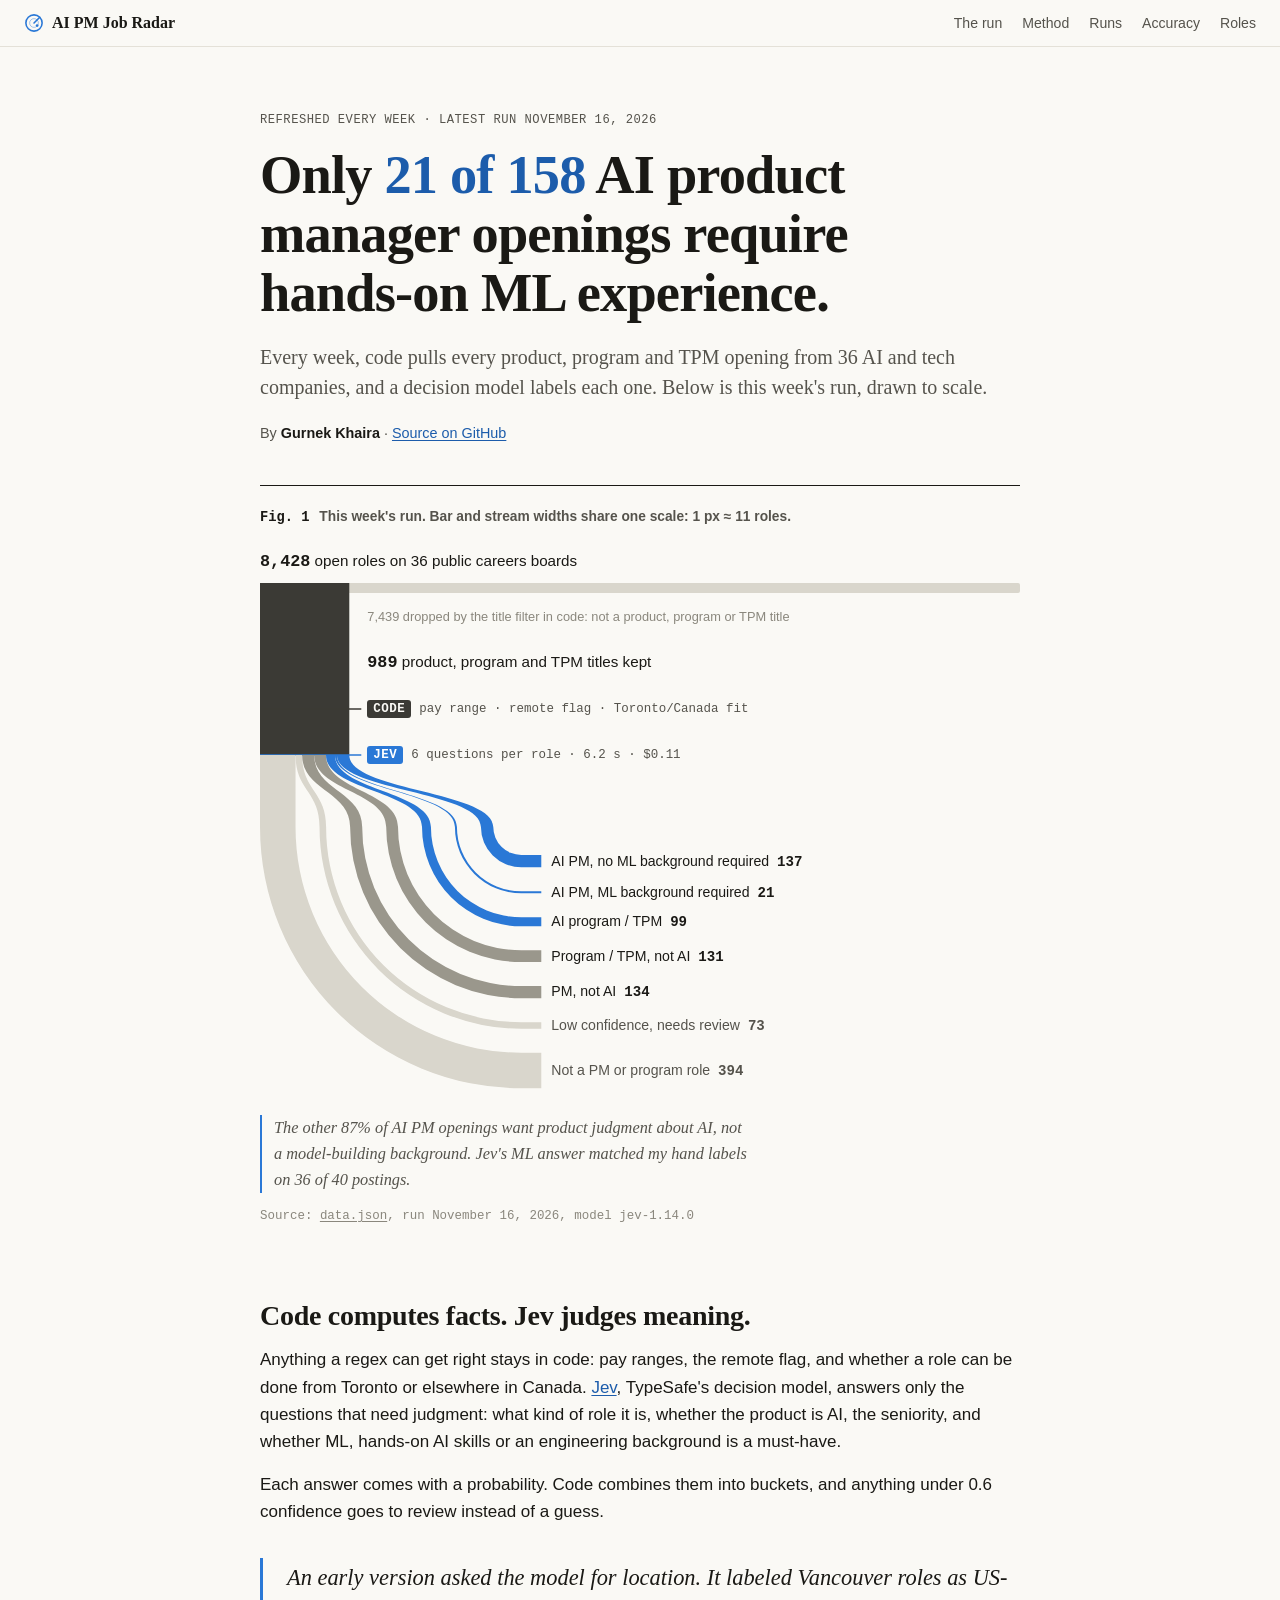
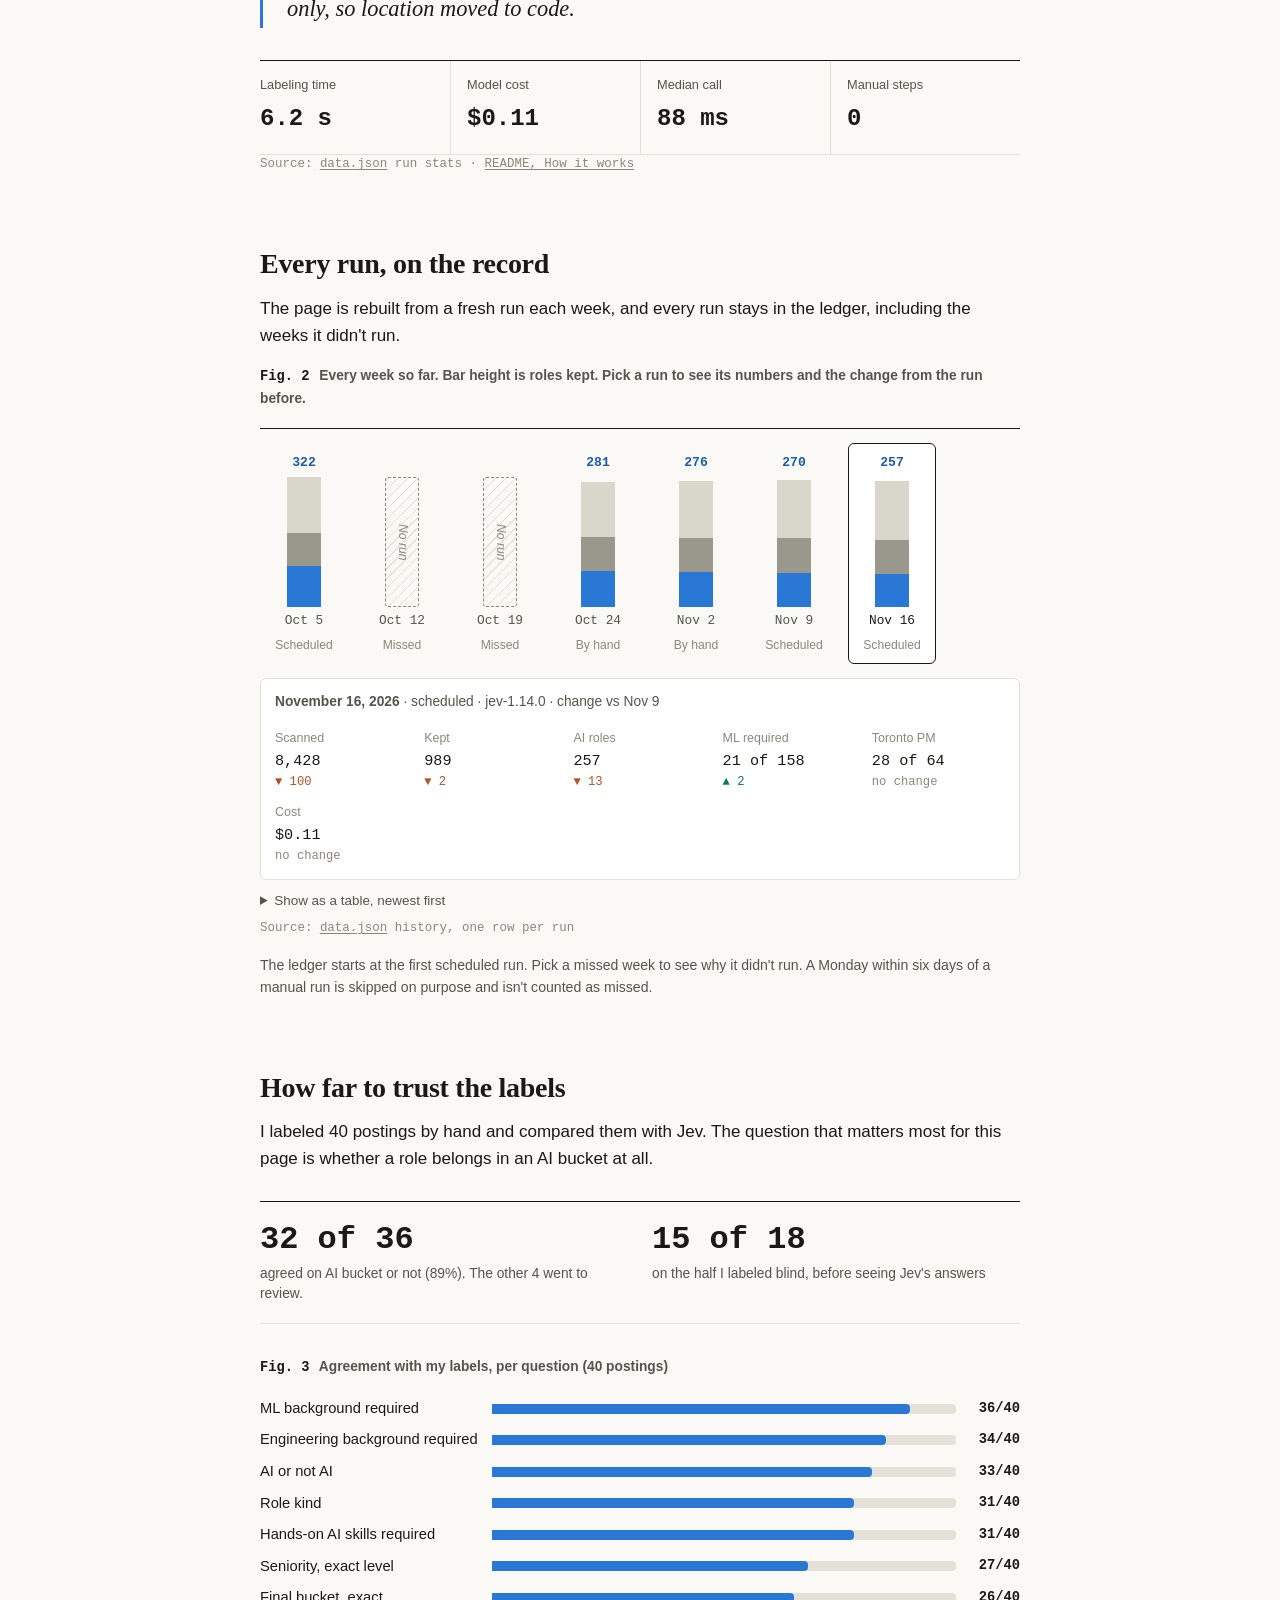
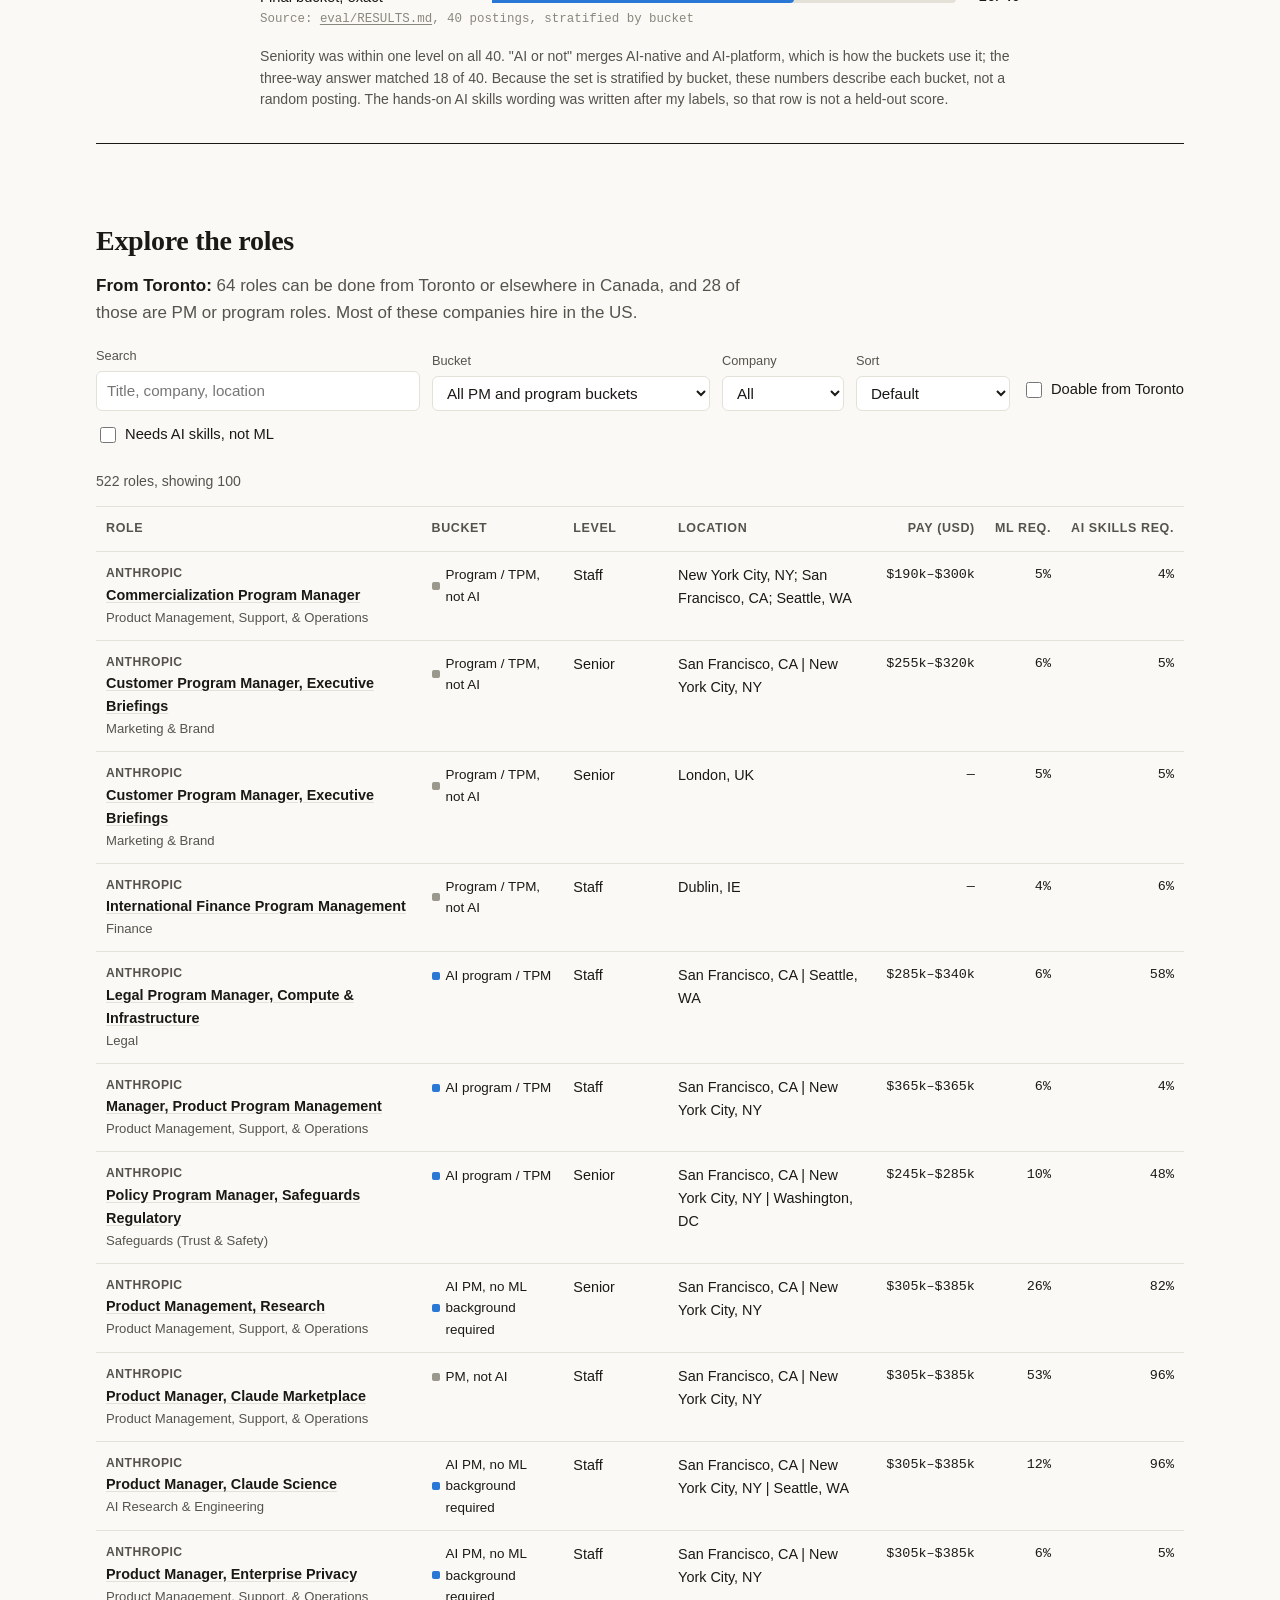
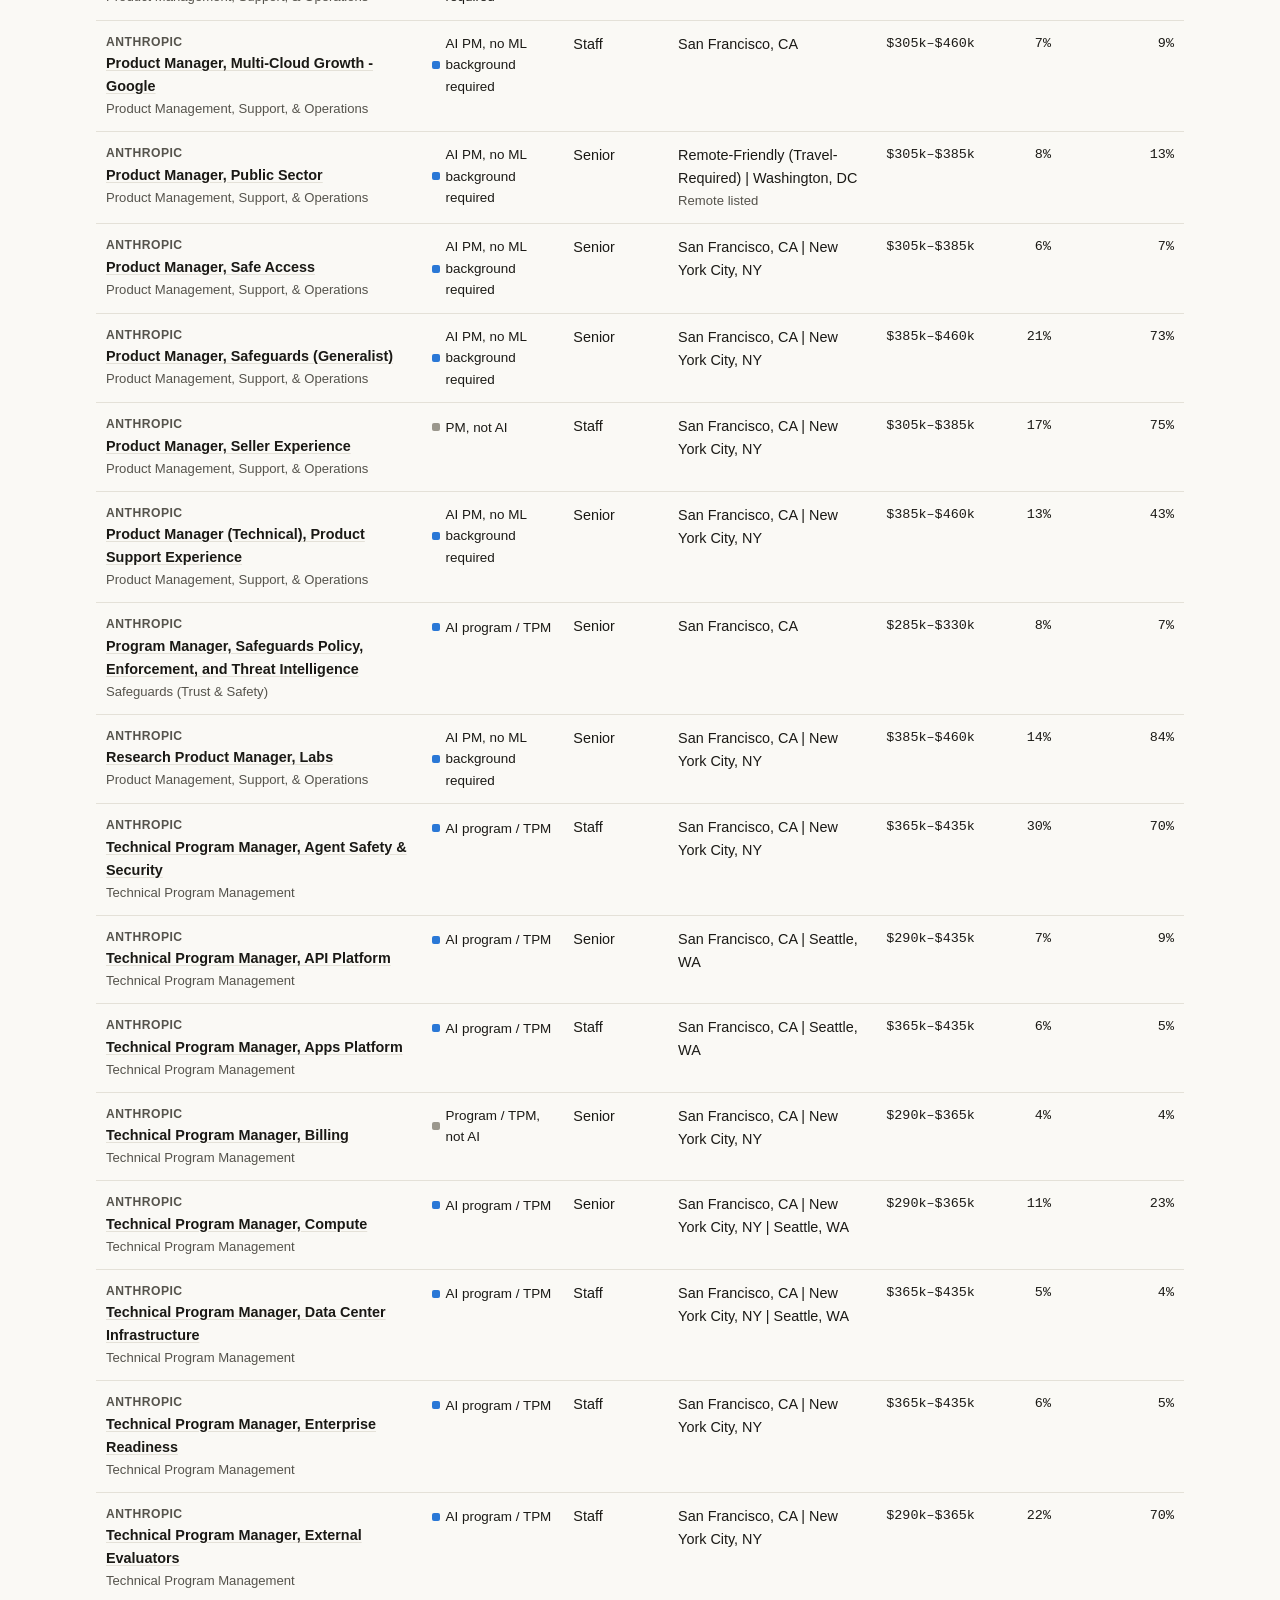
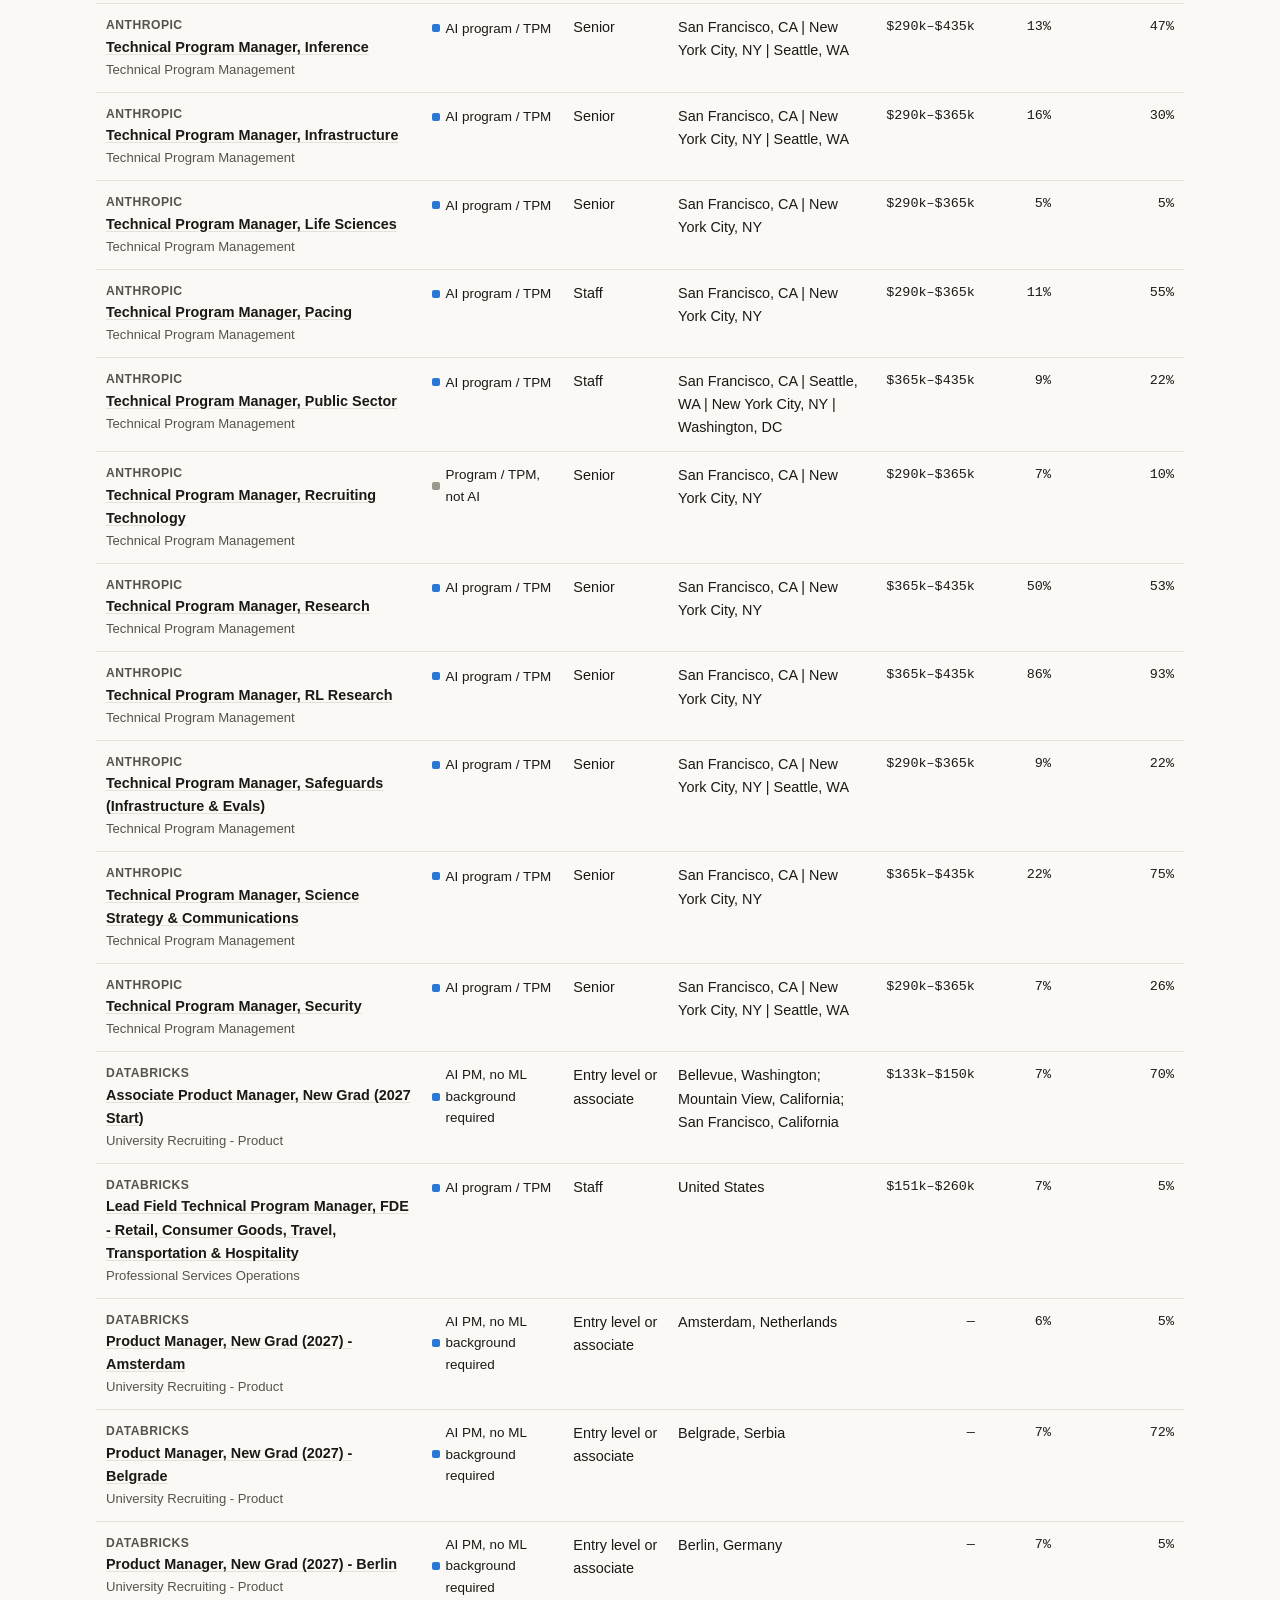
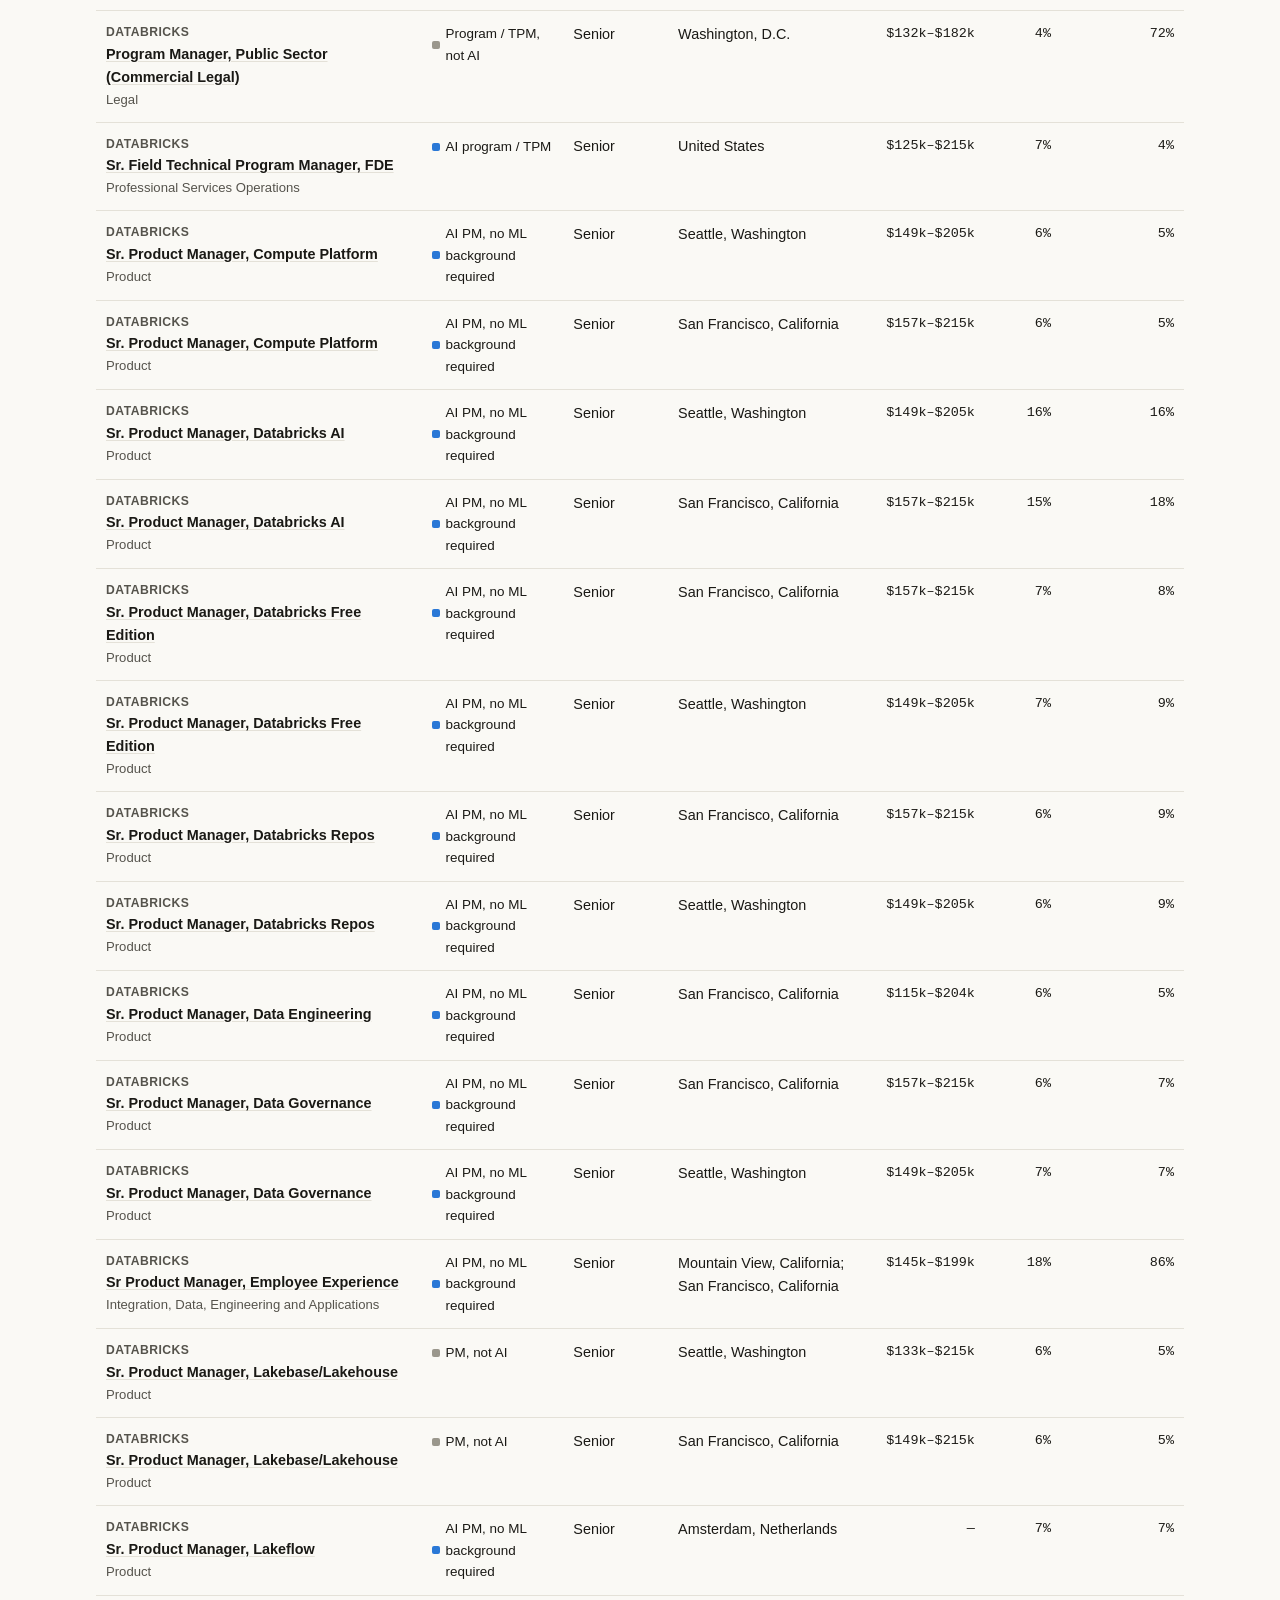
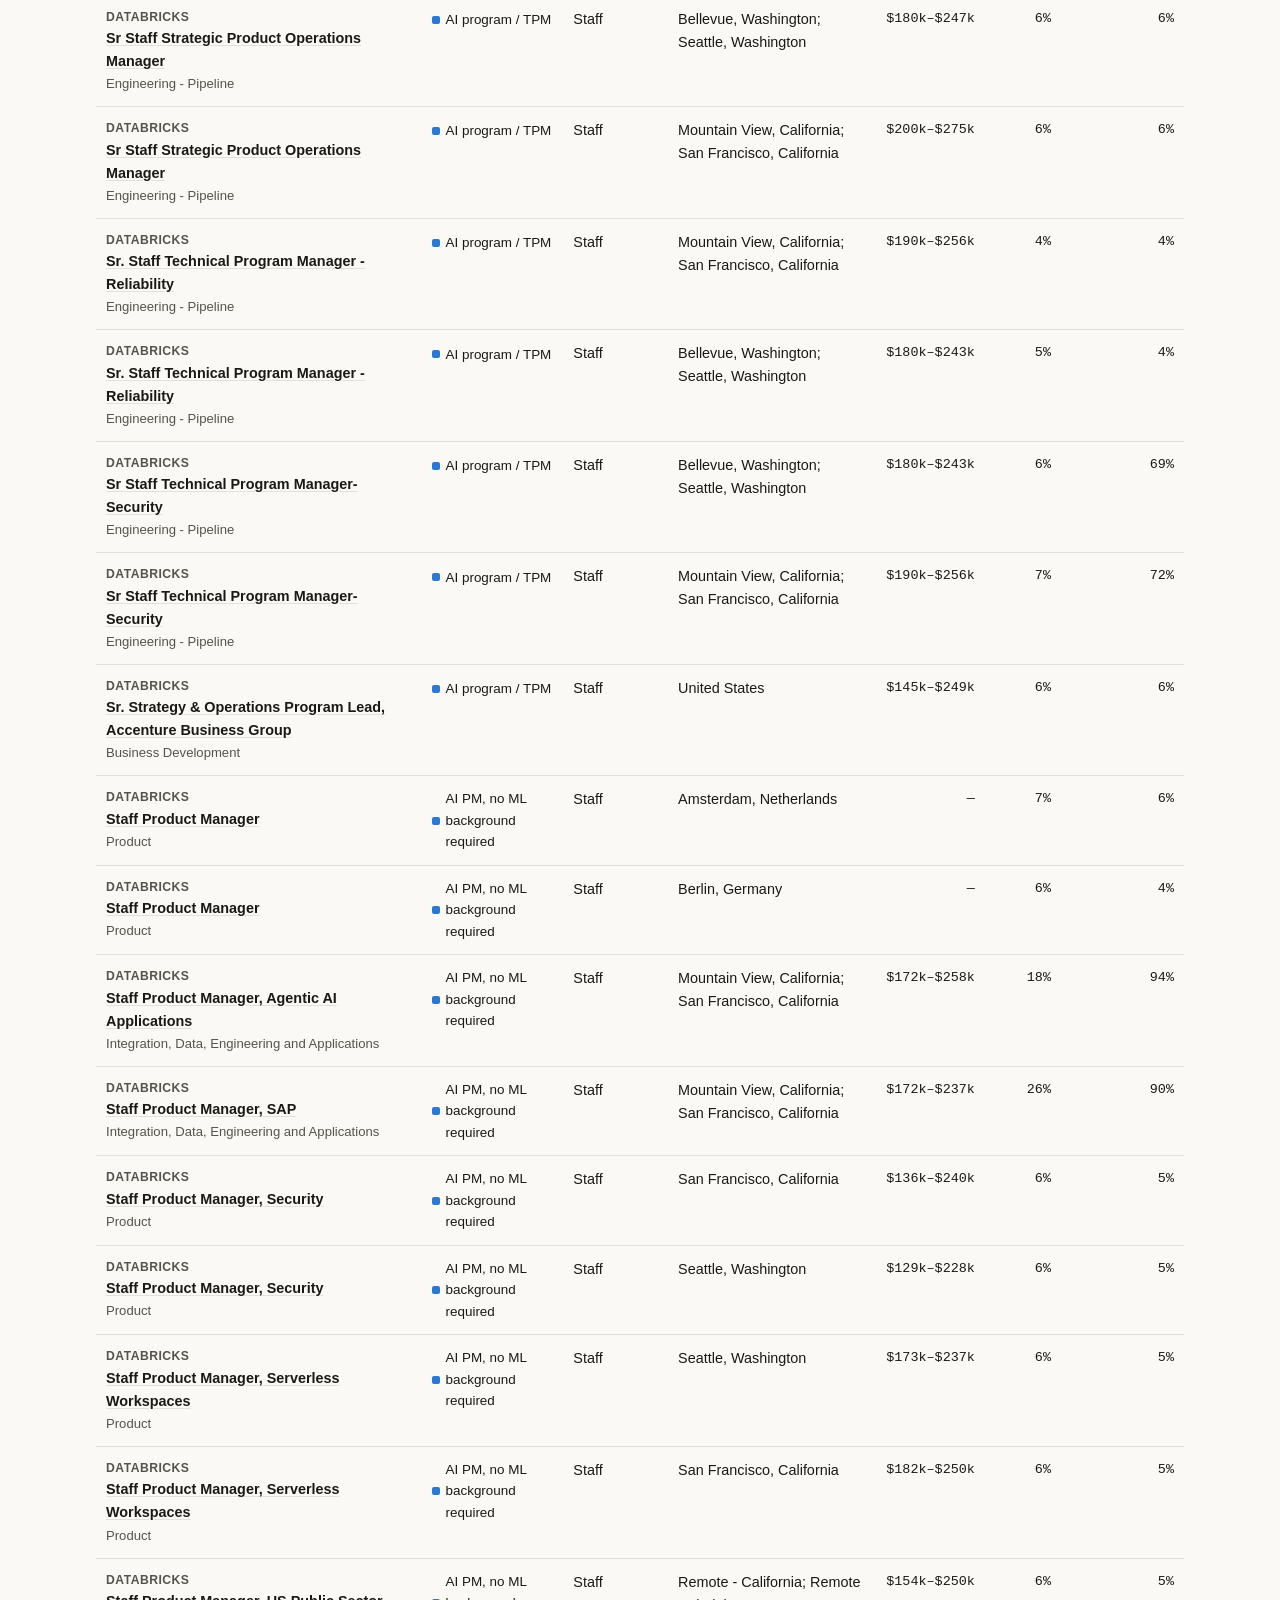
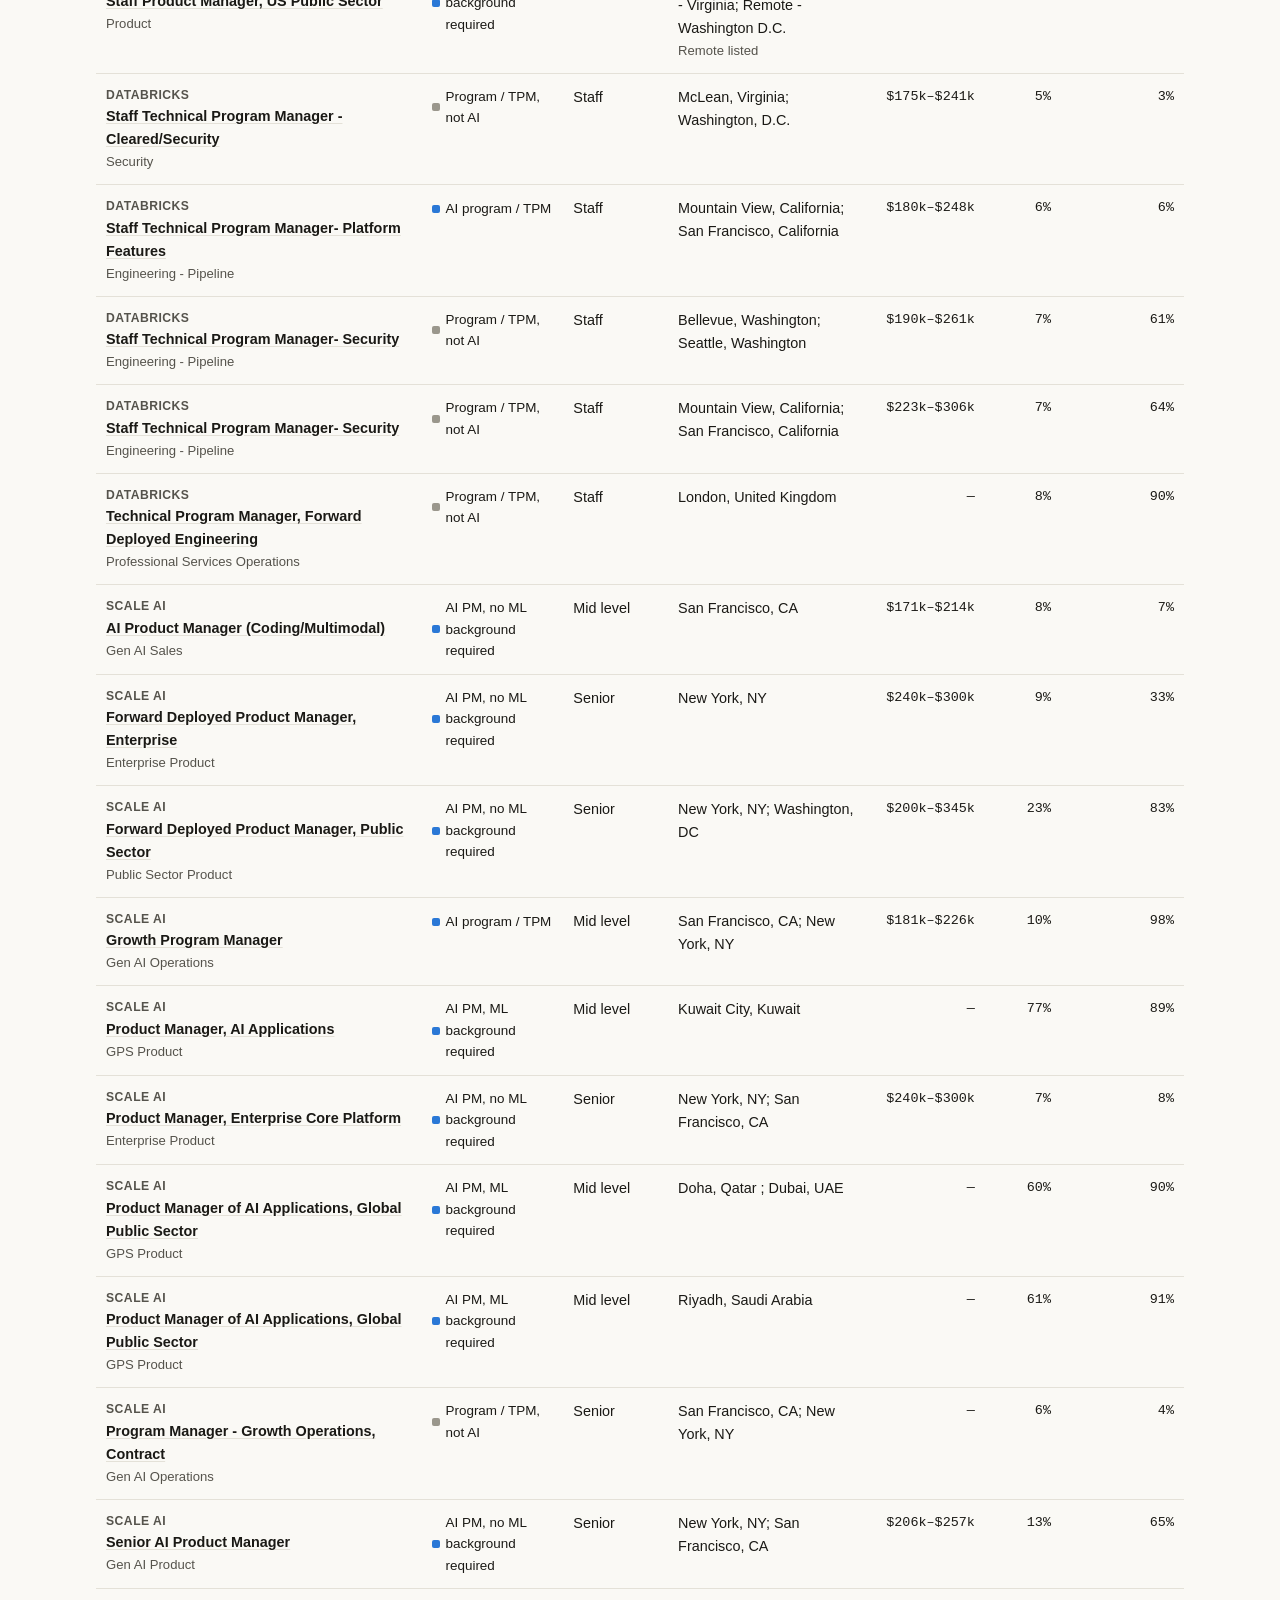
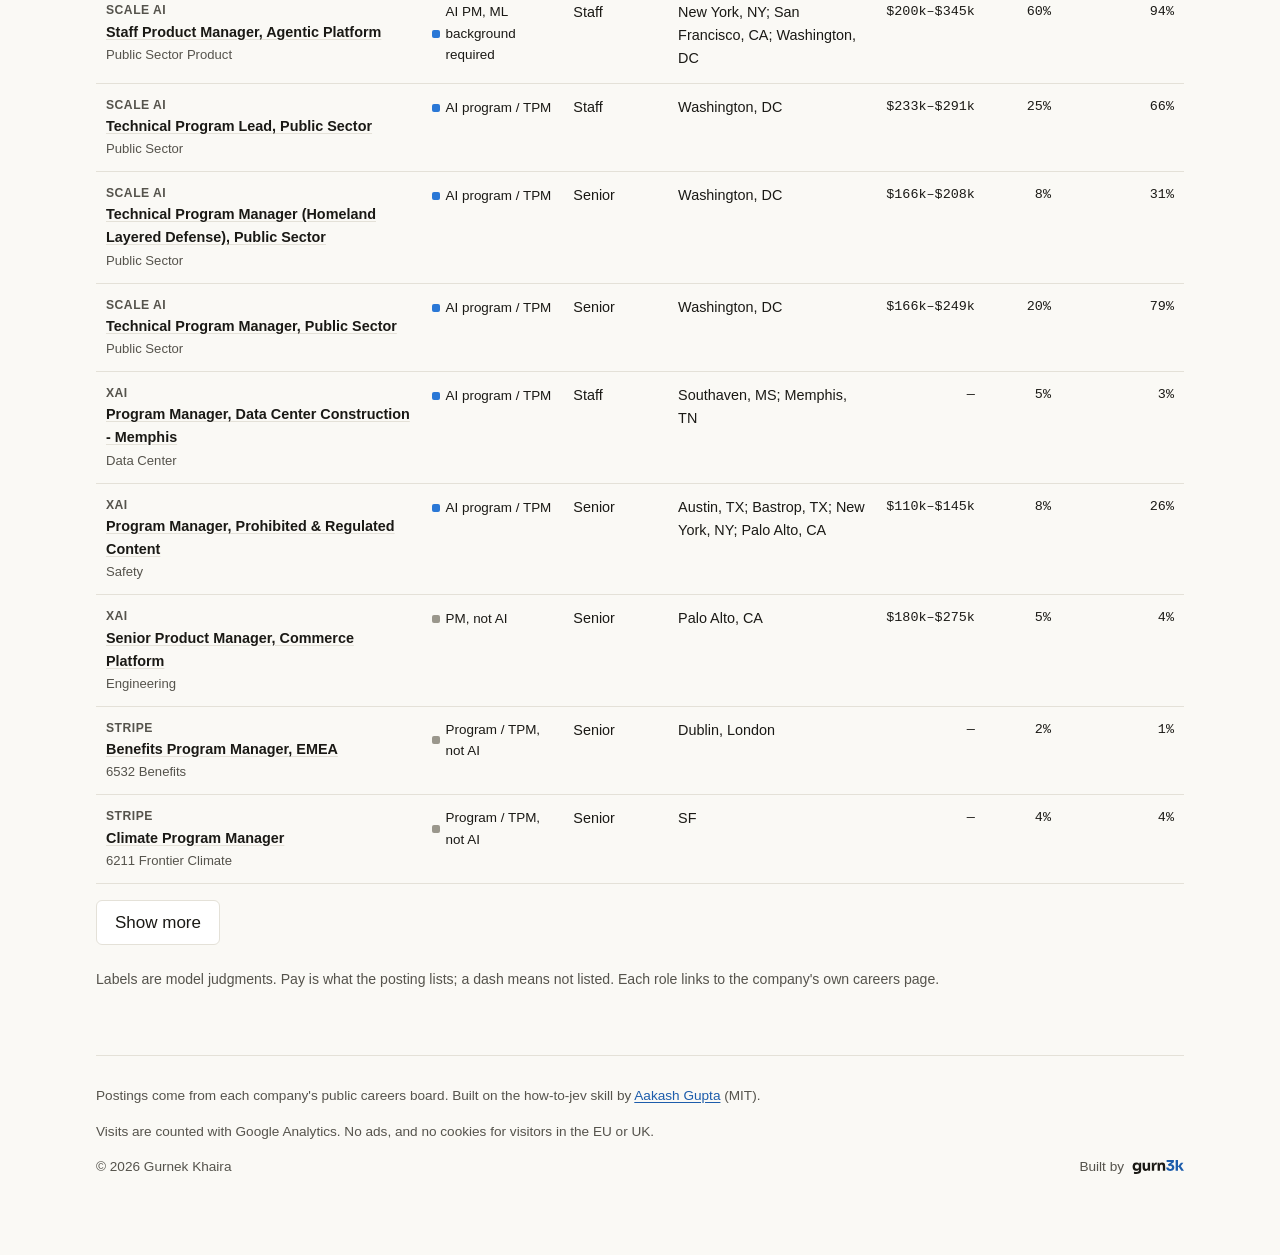
<file: site/index.html>
<!doctype html>
<html lang="en">
<head>
<meta charset="utf-8">
<meta name="viewport" content="width=device-width, initial-scale=1">
<title>AI PM Job Radar</title>
<meta name="description" content="Every product, program and TPM opening at 36 AI and tech companies, labeled by Jev in 15 seconds for 11 cents.">
<meta property="og:title" content="AI PM Job Radar">
<meta property="og:description" content="Every product, program and TPM opening at 36 AI and tech companies, labeled by Jev in 15 seconds for 11 cents.">
<meta name="author" content="Gurnek Khaira">
<link rel="canonical" href="https://ai-pm-job-radar.vercel.app/">
<meta property="og:type" content="website">
<meta property="og:site_name" content="AI PM Job Radar">
<meta property="og:url" content="https://ai-pm-job-radar.vercel.app/">
<meta property="og:image" content="https://ai-pm-job-radar.vercel.app/share.png">
<meta property="og:image:width" content="1200">
<meta property="og:image:height" content="630">
<meta property="og:image:alt" content="AI PM Job Radar. Which AI product manager openings require hands-on ML experience? Every product, program and TPM opening at 36 AI and tech companies, labeled each week. By Gurnek Khaira.">
<meta name="twitter:card" content="summary_large_image">
<link rel="icon" href="data:image/svg+xml,%3Csvg xmlns='http://www.w3.org/2000/svg' viewBox='0 0 32 32'%3E%3Ccircle cx='16' cy='16' r='13' fill='none' stroke='%232a78d6' stroke-width='2.5'/%3E%3Ccircle cx='16' cy='16' r='7' fill='none' stroke='%232a78d6' stroke-width='1.5' opacity='.5'/%3E%3Cpath d='M16 16 L25.2 6.8' stroke='%232a78d6' stroke-width='2.5' stroke-linecap='round'/%3E%3Ccircle cx='21' cy='20' r='2.2' fill='%232a78d6'/%3E%3C/svg%3E">
<link rel="stylesheet" href="style.css">
<script src="analytics.js" defer></script>
<script src="app.js" defer></script>
</head>
<body>
<nav class="topbar" aria-label="Sections">
  <a class="brand" href="#top">
    <svg class="mark" viewBox="0 0 32 32" aria-hidden="true"><circle cx="16" cy="16" r="13" fill="none" stroke="currentColor" stroke-width="2.5"/><circle cx="16" cy="16" r="7" fill="none" stroke="currentColor" stroke-width="1.5" opacity=".45"/><path d="M16 16 L25.2 6.8" stroke="currentColor" stroke-width="2.5" stroke-linecap="round"/><circle cx="21" cy="20" r="2.2" fill="currentColor"/></svg>
    AI PM Job Radar
  </a>
  <span class="links"><a href="#run">The run</a><a href="#method">Method</a><a href="#runs">Runs</a><a href="#accuracy">Accuracy</a><a href="#roles">Roles</a></span>
</nav>

<main id="top">
  <header class="masthead">
    <p class="kicker">Refreshed every week · Latest run <span data-run="date">—</span></p>
    <h1 id="headline">Most AI product manager roles want judgment about AI, not a model-building background.</h1>
    <p class="dek">Every week, code pulls every product, program and TPM opening from <span data-run="boards">36</span> AI and tech companies, and a decision model labels each one. Below is this week's run, drawn to scale.</p>
    <p class="byline">By <strong>Gurnek Khaira</strong> · <a href="https://github.com/gurn3k/ai-pm-job-radar">Source on GitHub</a></p>
  </header>

  <figure id="run" class="sorting" aria-labelledby="flow-cap">
    <figcaption id="flow-cap" class="fig-title"><span class="fig-n">Fig. 1</span> This week's run. Bar and stream widths share one scale: 1 px ≈ <span id="flow-scale">—</span> roles.</figcaption>
    <div id="flow" class="flow-box"><p class="flow-loading">Loading the latest run…</p></div>
    <p id="flow-note" class="annotation"></p>
    <p class="src">Source: <a href="data.json">data.json</a>, run <span data-run="date">—</span>, model <span data-run="model">—</span></p>
  </figure>

  <article class="story">
    <section id="method" aria-labelledby="method-h">
      <h2 id="method-h">Code computes facts. Jev judges meaning.</h2>
      <p>Anything a regex can get right stays in code: pay ranges, the remote flag, and whether a role can be done from Toronto or elsewhere in Canada. <a href="https://docs.typesafe.ai">Jev</a>, TypeSafe's decision model, answers only the questions that need judgment: what kind of role it is, whether the product is AI, the seniority, and whether ML, hands-on AI skills or an engineering background is a must-have.</p>
      <p>Each answer comes with a probability. Code combines them into buckets, and anything under 0.6 confidence goes to review instead of a guess.</p>
      <blockquote class="pull">An early version asked the model for location. It labeled Vancouver roles as US-only, so location moved to code.</blockquote>
      <dl class="facts">
        <div><dt>Labeling time</dt><dd data-run="seconds">—</dd></div>
        <div><dt>Model cost</dt><dd data-run="cost">—</dd></div>
        <div><dt>Median call</dt><dd data-run="p50">—</dd></div>
        <div><dt>Manual steps</dt><dd>0</dd></div>
      </dl>
      <p class="src">Source: <a href="data.json">data.json</a> run stats · <a href="https://github.com/gurn3k/ai-pm-job-radar#how-it-works">README, How it works</a></p>
    </section>

    <section id="runs" aria-labelledby="runs-h" hidden>
      <h2 id="runs-h">Every run, on the record</h2>
      <p>The page is rebuilt from a fresh run each week, and every run stays in the ledger, including the weeks it didn't run.</p>
      <figure aria-labelledby="ledger-cap">
        <figcaption id="ledger-cap" class="fig-title"><span class="fig-n">Fig. 2</span> Every week so far. Bar height is roles kept. Pick a run to see its numbers and the change from the run before.</figcaption>
        <div class="weeks-wrap"><div id="weeks" class="weeks" role="group" aria-label="Runs by week"></div></div>
        <div id="week-detail" class="week-detail" aria-live="polite"></div>
        <details class="ledger-table"><summary>Show as a table, newest first</summary>
        <table id="ledger" class="ledger">
          <thead><tr>
            <th scope="col">Run</th>
            <th scope="col" class="r wide">Scanned</th>
            <th scope="col" class="r wide" title="Product, program and TPM titles kept by the title filter and labeled by Jev">Kept</th>
            <th scope="col" class="r" title="Roles in the three AI buckets">AI roles</th>
            <th scope="col" class="r" title="AI PM roles that require an ML background, of all AI PM roles">ML req.</th>
            <th scope="col" class="r" title="PM or program roles doable from Toronto or elsewhere in Canada, of all roles doable from Canada">Toronto</th>
            <th scope="col" class="r wide">Time</th>
            <th scope="col" class="r wide">Cost</th>
          </tr></thead>
          <tbody id="ledger-rows"></tbody>
        </table>
        </details>
        <p class="src">Source: <a href="data.json">data.json</a> history, one row per run</p>
      </figure>
      <p class="note">The ledger starts at the first scheduled run. Pick a missed week to see why it didn't run. A Monday within six days of a manual run is skipped on purpose and isn't counted as missed.</p>
    </section>

    <section id="accuracy" aria-labelledby="accuracy-h">
      <h2 id="accuracy-h">How far to trust the labels</h2>
      <p>I labeled 40 postings by hand and compared them with Jev. The question that matters most for this page is whether a role belongs in an AI bucket at all.</p>
      <div class="eval-hero">
        <div><span class="big">32 of 36</span><span class="cap">agreed on AI bucket or not (89%). The other 4 went to review.</span></div>
        <div><span class="big">15 of 18</span><span class="cap">on the half I labeled blind, before seeing Jev's answers</span></div>
      </div>
      <figure class="eval-chart" aria-labelledby="eval-cap">
        <figcaption id="eval-cap" class="fig-title"><span class="fig-n">Fig. 3</span> Agreement with my labels, per question (40 postings)</figcaption>
        <div class="ebars">
          <div class="erow"><span>ML background required</span><span class="track"><span class="fill" data-v="90"></span></span><b>36/40</b></div>
          <div class="erow"><span>Engineering background required</span><span class="track"><span class="fill" data-v="85"></span></span><b>34/40</b></div>
          <div class="erow"><span>AI or not AI</span><span class="track"><span class="fill" data-v="82"></span></span><b>33/40</b></div>
          <div class="erow"><span>Role kind</span><span class="track"><span class="fill" data-v="78"></span></span><b>31/40</b></div>
          <div class="erow"><span>Hands-on AI skills required</span><span class="track"><span class="fill" data-v="78"></span></span><b>31/40</b></div>
          <div class="erow"><span>Seniority, exact level</span><span class="track"><span class="fill" data-v="68"></span></span><b>27/40</b></div>
          <div class="erow"><span>Final bucket, exact</span><span class="track"><span class="fill" data-v="65"></span></span><b>26/40</b></div>
        </div>
        <p class="src">Source: <a href="https://github.com/gurn3k/ai-pm-job-radar/blob/main/eval/RESULTS.md">eval/RESULTS.md</a>, 40 postings, stratified by bucket</p>
      </figure>
      <p class="note">Seniority was within one level on all 40. "AI or not" merges AI-native and AI-platform, which is how the buckets use it; the three-way answer matched 18 of 40. Because the set is stratified by bucket, these numbers describe each bucket, not a random posting. The hands-on AI skills wording was written after my labels, so that row is not a held-out score.</p>
    </section>
  </article>

  <section id="roles" class="explorer" aria-labelledby="roles-h">
    <h2 id="roles-h">Explore the roles</h2>
    <p id="toronto-note" class="lead-in"></p>
    <form id="filters" class="filters" role="search">
      <label class="grow">Search <input id="q" type="search" placeholder="Title, company, location" autocomplete="off"></label>
      <label>Bucket <select id="bucket"><option value="">All PM and program buckets</option><option value="*">Everything</option></select></label>
      <label>Company <select id="company"><option value="">All</option></select></label>
      <label>Sort <select id="sort"><option value="">Default</option><option value="pay">Pay, highest first</option><option value="company">Company A–Z</option></select></label>
      <label class="check"><input id="toronto" type="checkbox"> Doable from Toronto</label>
      <label class="check" title="Hands-on AI skills are a must-have, but an ML background is not"><input id="aiskills" type="checkbox"> Needs AI skills, not ML</label>
    </form>
    <p id="count" class="meta" aria-live="polite"></p>
    <div class="table-wrap">
      <table id="table">
        <thead><tr>
          <th scope="col">Role</th><th scope="col">Bucket</th>
          <th scope="col">Level</th><th scope="col">Location</th><th scope="col" class="r">Pay (USD)</th>
          <th scope="col" class="r" title="Jev's probability that hands-on ML experience is a must-have">ML req.</th>
          <th scope="col" class="r col-ai" title="Jev's probability that hands-on AI skills (building with AI tools or agents, required AI fluency) are a must-have">AI skills req.</th>
        </tr></thead>
        <tbody id="rows"></tbody>
      </table>
    </div>
    <button id="more" type="button" hidden>Show more</button>
    <p class="note">Labels are model judgments. Pay is what the posting lists; a dash means not listed. Each role links to the company's own careers page.</p>
  </section>

  <footer>
    <p>Postings come from each company's public careers board. Built on the how-to-jev skill by <a href="https://www.product-growth.com">Aakash Gupta</a> (MIT).</p>
    <p>Visits are counted with Google Analytics. No ads, and no cookies for visitors in the EU or UK.</p>
    <p class="signature">
      <span>&copy; 2026 Gurnek Khaira</span>
      <span class="maker">Built by <a href="https://www.gurn3k.com" target="_blank" rel="noopener" aria-label="gurn3k"><span class="maker-mark"></span></a></span>
    </p>
  </footer>
</main>
</body>
</html>
</file>
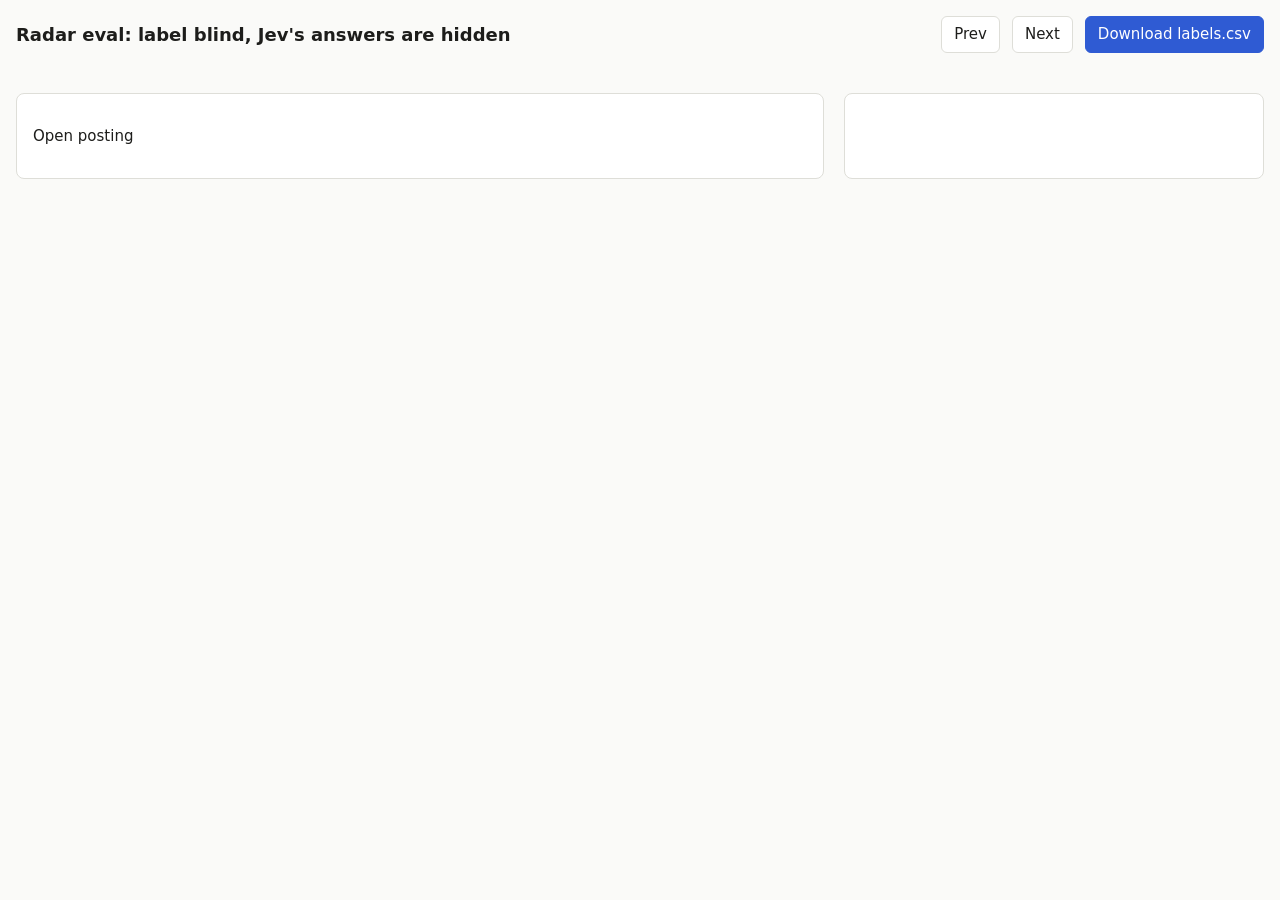
<file: eval/labeler_template.html>
<!doctype html>
<html lang="en">
<head>
<meta charset="utf-8">
<meta name="viewport" content="width=device-width, initial-scale=1">
<title>Radar Eval Labeler</title>
<style>
  :root { --bg:#fafaf8; --fg:#1d1d1b; --muted:#6b6b66; --line:#deded8; --card:#fff; --accent:#2f5bd3; }
  @media (prefers-color-scheme: dark) { :root { --bg:#161615; --fg:#ececea; --muted:#9a9a94; --line:#33332f; --card:#1f1f1d; --accent:#7f9ef0; } }
  * { box-sizing:border-box; }
  body { margin:0; background:var(--bg); color:var(--fg); font:15px/1.5 system-ui, sans-serif; }
  .wrap { display:grid; grid-template-columns:1fr 420px; gap:20px; max-width:1300px; margin:0 auto; padding:16px; }
  @media (max-width:900px) { .wrap { grid-template-columns:1fr; } }
  header { grid-column:1/-1; display:flex; gap:12px; align-items:center; flex-wrap:wrap; }
  header h1 { font-size:18px; margin:0 auto 0 0; }
  button { font:inherit; padding:6px 12px; border:1px solid var(--line); background:var(--card); color:var(--fg); border-radius:6px; cursor:pointer; }
  button.primary { background:var(--accent); color:#fff; border-color:var(--accent); }
  .card { background:var(--card); border:1px solid var(--line); border-radius:8px; padding:16px; }
  .meta { color:var(--muted); font-size:13px; }
  .desc { white-space:pre-wrap; max-height:75vh; overflow:auto; font-size:14px; }
  fieldset { border:none; padding:0; margin:0 0 14px; }
  legend { font-weight:600; margin-bottom:4px; }
  label.opt { display:block; padding:3px 0; font-size:14px; }
  label.opt small { color:var(--muted); display:block; margin-left:22px; }
  textarea { width:100%; font:inherit; background:var(--bg); color:var(--fg); border:1px solid var(--line); border-radius:6px; }
  .dots { display:flex; flex-wrap:wrap; gap:4px; grid-column:1/-1; }
  .dots span { width:22px; height:22px; font-size:11px; display:grid; place-items:center; border-radius:4px; border:1px solid var(--line); cursor:pointer; }
  .dots span.done { background:var(--accent); color:#fff; border-color:var(--accent); }
  .dots span.cur { outline:2px solid var(--fg); }
</style>
</head>
<body>
<div class="wrap">
  <header>
    <h1>Radar eval: label blind, Jev's answers are hidden</h1>
    <span id="count" class="meta"></span>
    <button id="prev">Prev</button><button id="next">Next</button>
    <button id="dl" class="primary">Download labels.csv</button>
  </header>
  <div class="dots" id="dots"></div>
  <div class="card"><h2 id="title" style="margin:0 0 4px;font-size:20px"></h2><div id="meta" class="meta"></div>
    <p><a id="url" target="_blank" rel="noopener">Open posting</a></p><div id="desc" class="desc"></div></div>
  <form class="card" id="form"></form>
</div>
<script>
const ITEMS = /*ITEMS*/[];
const SPEC = /*SPEC*/{};
const KEY = "radar-eval-labels";
const QS = Object.keys(SPEC);
let labels = {};
try { labels = JSON.parse(localStorage.getItem(KEY) || "{}"); } catch (e) {}
let cur = 0;

function options(q) {
  const s = SPEC[q];
  if (s.type === "choice") return Object.entries(s.criteria).map(([v, d]) => [v, v, d]);
  if (s.type === "score") return s.criteria.map((d, i) => [String(i + 1), `${i + 1}. ${d}`, ""]);
  return [["yes", "yes", s.criteria.true], ["no", "no", s.criteria.false]];
}
function done(id) { const l = labels[id]; return l && QS.every(q => l[q]); }
function save() { try { localStorage.setItem(KEY, JSON.stringify(labels)); } catch (e) {} }

function render() {
  const it = ITEMS[cur], l = labels[it.id] || {};
  document.getElementById("title").textContent = `#${it.id} ${it.title}`;
  document.getElementById("meta").textContent = [it.company, it.department, it.location].filter(Boolean).join(" · ");
  const a = document.getElementById("url"); a.href = it.url;
  document.getElementById("desc").textContent = it.description;
  const f = document.getElementById("form"); f.innerHTML = "";
  for (const q of QS) {
    const fs = document.createElement("fieldset");
    fs.innerHTML = `<legend>${q}</legend>`;
    const help = document.createElement("div"); help.className = "meta"; help.textContent = SPEC[q].instructions; fs.appendChild(help);
    for (const [v, text, d] of options(q)) {
      const lab = document.createElement("label"); lab.className = "opt";
      const r = document.createElement("input"); r.type = "radio"; r.name = q; r.value = v; r.checked = l[q] === v;
      r.onchange = () => { (labels[it.id] ||= {})[q] = v; save(); dots(); };
      lab.append(r, " " + text);
      if (d) { const sm = document.createElement("small"); sm.textContent = d; lab.appendChild(sm); }
      fs.appendChild(lab);
    }
    f.appendChild(fs);
  }
  const nl = document.createElement("label"); nl.innerHTML = "<legend>note (optional)</legend>";
  const ta = document.createElement("textarea"); ta.rows = 3; ta.value = l.note || "";
  ta.oninput = () => { (labels[it.id] ||= {}).note = ta.value; save(); };
  nl.appendChild(ta); f.appendChild(nl);
  dots(); window.scrollTo(0, 0);
}
function dots() {
  const d = document.getElementById("dots"); d.innerHTML = "";
  ITEMS.forEach((it, i) => {
    const s = document.createElement("span"); s.textContent = it.id;
    s.className = (done(it.id) ? "done " : "") + (i === cur ? "cur" : "");
    s.onclick = () => { cur = i; render(); }; d.appendChild(s);
  });
  document.getElementById("count").textContent = `${ITEMS.filter(it => done(it.id)).length} / ${ITEMS.length} labeled`;
}
function csvCell(v) { v = String(v ?? ""); return /[",\n]/.test(v) ? `"${v.replace(/"/g, '""')}"` : v; }
document.getElementById("prev").onclick = () => { cur = (cur + ITEMS.length - 1) % ITEMS.length; render(); };
document.getElementById("next").onclick = () => { cur = (cur + 1) % ITEMS.length; render(); };
document.getElementById("dl").onclick = () => {
  const cols = ["id", "url", ...QS, "note"];
  const lines = [cols.join(",")].concat(ITEMS.map(it => cols.map(c =>
    csvCell(c === "id" ? it.id : c === "url" ? it.url : (labels[it.id] || {})[c])).join(",")));
  const blob = new Blob([lines.join("\n") + "\n"], { type: "text/csv" });
  const a = document.createElement("a"); a.href = URL.createObjectURL(blob); a.download = "labels.csv"; a.click();
};
render();
</script>
</body>
</html>
</file>
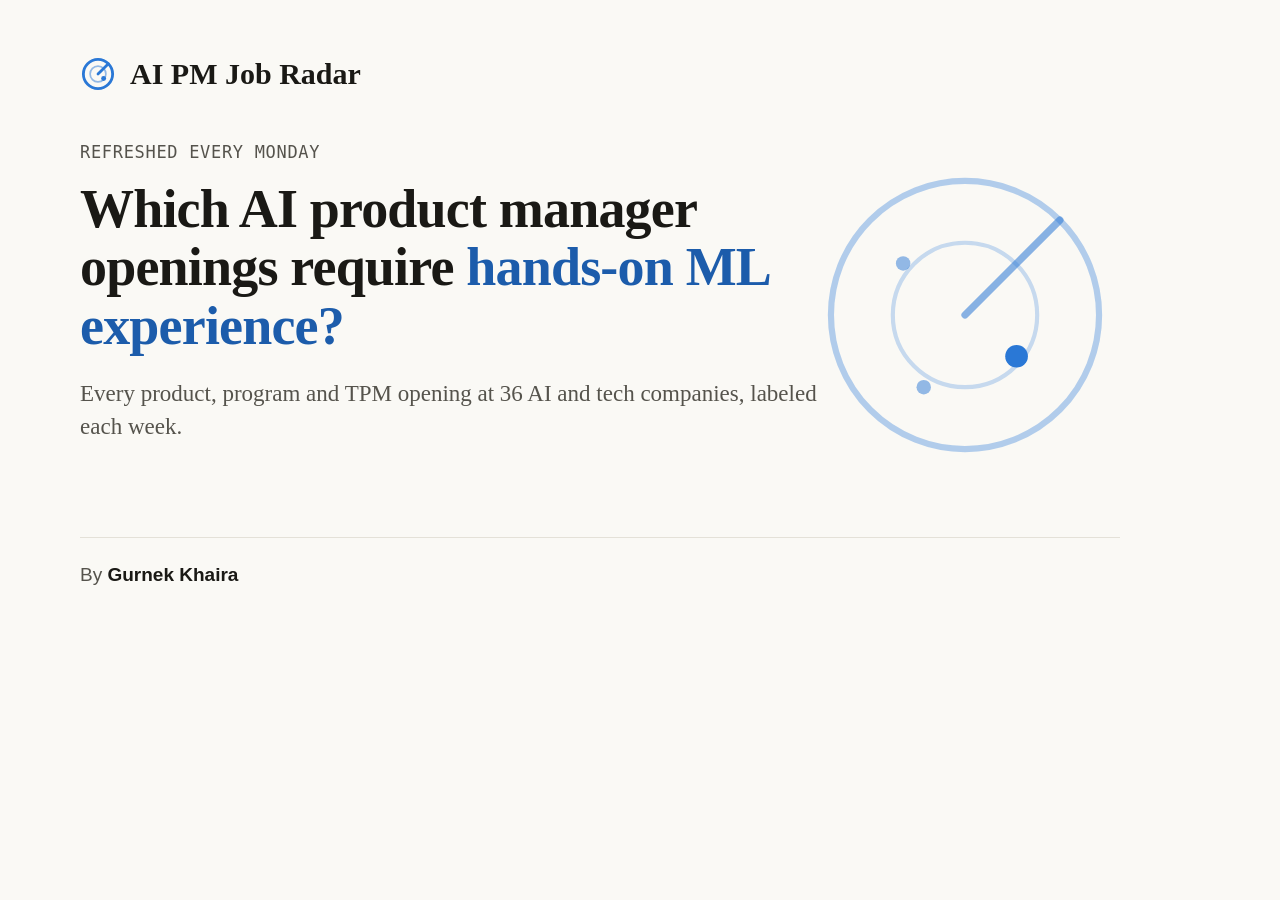
<file: scripts/share-card.html>
<!doctype html>
<!--
  Source for site/share.png, the 1200×630 link-preview image.
  No weekly numbers on purpose: the page refreshes every Monday and a
  cached preview image would go stale.
  Render with Chrome:
    chrome --headless=new --hide-scrollbars --force-device-scale-factor=1 \
      --window-size=1200,630 --screenshot=site/share.png scripts/share-card.html
-->
<html lang="en">
<head>
<meta charset="utf-8">
<style>
  * { box-sizing: border-box; margin: 0; }
  body { width: 1200px; height: 630px; background: #faf9f5; color: #1a1915; font-family: -apple-system, "Segoe UI", Inter, Roboto, sans-serif; position: relative; overflow: hidden; }
  .serif { font-family: "Iowan Old Style", "Charter", "Bitstream Charter", "Source Serif Pro", "Sitka Text", Cambria, Georgia, serif; }
  .brand { position: absolute; left: 80px; top: 56px; display: flex; align-items: center; gap: 14px; font-weight: 700; font-size: 30px; }
  .brand svg { width: 36px; height: 36px; color: #2a78d6; }
  .main { position: absolute; left: 80px; top: 142px; width: 740px; }
  .kicker { font-family: ui-monospace, "Cascadia Mono", Consolas, monospace; font-size: 17px; letter-spacing: 0.04em; text-transform: uppercase; color: #55534c; }
  h1 { margin-top: 18px; font-weight: 700; font-size: 54px; line-height: 1.08; letter-spacing: -0.015em; }
  h1 .hl { color: #1c5cab; }
  .dek { margin-top: 22px; font-size: 23px; line-height: 1.45; color: #55534c; }
  .byline { position: absolute; left: 80px; bottom: 44px; font-size: 19px; color: #55534c; }
  .byline strong { color: #1a1915; font-weight: 600; }
  .mark { position: absolute; right: 70px; top: 150px; width: 330px; height: 330px; color: #2a78d6; }
  .rule { position: absolute; left: 80px; right: 80px; bottom: 92px; border-top: 1px solid #e4e1d8; }
</style>
</head>
<body>
  <div class="brand serif">
    <svg viewBox="0 0 32 32" aria-hidden="true"><circle cx="16" cy="16" r="13" fill="none" stroke="currentColor" stroke-width="2.5"/><circle cx="16" cy="16" r="7" fill="none" stroke="currentColor" stroke-width="1.5" opacity=".5"/><path d="M16 16 L25.2 6.8" stroke="currentColor" stroke-width="2.5" stroke-linecap="round"/><circle cx="21" cy="20" r="2.2" fill="currentColor"/></svg>
    AI PM Job Radar
  </div>
  <div class="main">
    <p class="kicker">Refreshed every Monday</p>
    <h1 class="serif">Which AI product manager openings require <span class="hl">hands-on ML experience?</span></h1>
    <p class="dek serif">Every product, program and TPM opening at 36 AI and tech companies, labeled each week.</p>
  </div>
  <svg class="mark" viewBox="0 0 32 32" aria-hidden="true"><circle cx="16" cy="16" r="13" fill="none" stroke="currentColor" stroke-width=".6" opacity=".35"/><circle cx="16" cy="16" r="7" fill="none" stroke="currentColor" stroke-width=".4" opacity=".25"/><path d="M16 16 L25.2 6.8" stroke="currentColor" stroke-width=".7" stroke-linecap="round" opacity=".55"/><circle cx="21" cy="20" r="1.1" fill="currentColor"/><circle cx="10" cy="11" r=".7" fill="currentColor" opacity=".5"/><circle cx="12" cy="23" r=".7" fill="currentColor" opacity=".5"/></svg>
  <div class="rule"></div>
  <p class="byline">By <strong>Gurnek Khaira</strong></p>
</body>
</html>
</file>
<file: site/style.css>
/* The Sorting Line. See DESIGN.md. Graphite = computed by code, blue = Jev's judgment. */
:root {
  --paper: #faf9f5; --surface: #ffffff; --ink: #1a1915; --ink-soft: #55534c; --ink-faint: #8a877d;
  --rule: #e4e1d8; --rule-strong: #1a1915;
  --code: #3b3a35; --jev: #2a78d6; --jev-ink: #1c5cab; --jev-wash: #eaf2fc;
  --other: #9a978c; --none: #d9d6cc; --can: #0a7a4f;
  --serif: "Iowan Old Style", "Charter", "Bitstream Charter", "Source Serif Pro", "Sitka Text", Cambria, Georgia, serif;
  --sans: -apple-system, BlinkMacSystemFont, "Segoe UI", Inter, Roboto, sans-serif;
  --mono: ui-monospace, "SF Mono", "Cascadia Mono", "Segoe UI Mono", Consolas, Menlo, monospace;
  color-scheme: light;
}
@media (prefers-color-scheme: dark) {
  :root {
    --paper: #141412; --surface: #1b1b19; --ink: #f2f0e8; --ink-soft: #c2bfb3; --ink-faint: #8d8a80;
    --rule: #2f2e2a; --rule-strong: #f2f0e8;
    --code: #a3a094; --jev: #3987e5; --jev-ink: #86b6ef; --jev-wash: #172638;
    --other: #7d7a70; --none: #3d3c37; --can: #4cc795;
    color-scheme: dark;
  }
}
* { box-sizing: border-box; }
[hidden] { display: none !important; }
html { scroll-behavior: smooth; scroll-padding-top: 64px; }
body { margin: 0; background: var(--paper); color: var(--ink); font: 17px/1.6 var(--sans); }
a { color: var(--jev-ink); text-underline-offset: 2px; }

/* Top bar */
.topbar {
  position: sticky; top: 0; z-index: 10; display: flex; justify-content: space-between; align-items: center; gap: 16px;
  padding: 10px 24px; background: color-mix(in srgb, var(--paper) 90%, transparent); backdrop-filter: blur(8px);
  border-bottom: 1px solid var(--rule); font-size: 0.88rem;
}
.brand { display: inline-flex; align-items: center; gap: 8px; font-family: var(--serif); font-weight: 700; font-size: 1rem; color: var(--ink); text-decoration: none; }
.mark { width: 20px; height: 20px; color: var(--jev); }
.topbar .links { display: flex; gap: 20px; }
.topbar .links a { color: var(--ink-soft); text-decoration: none; }
.topbar .links a:hover { color: var(--ink); }

main { max-width: 1120px; margin: 0 auto; padding: 0 16px 64px; }
.masthead, .sorting, .story { max-width: 760px; margin-left: auto; margin-right: auto; }

/* Masthead */
.masthead { padding-top: 64px; }
.kicker { margin: 0 0 16px; font-family: var(--mono); font-size: 0.76rem; letter-spacing: 0.04em; text-transform: uppercase; color: var(--ink-soft); }
h1 {
  font-family: var(--serif); font-weight: 700; font-size: clamp(2.1rem, 5.4vw, 3.4rem);
  line-height: 1.08; letter-spacing: -0.015em; margin: 0 0 20px; text-wrap: balance;
}
h1 .hl { color: var(--jev-ink); }
.dek { font-family: var(--serif); font-size: 1.25rem; line-height: 1.5; color: var(--ink-soft); margin: 0 0 20px; }
.byline { font-size: 0.9rem; color: var(--ink-soft); margin: 0; }
.byline strong { color: var(--ink); font-weight: 600; }

/* Figures and sources */
figure { margin: 0; }
.fig-title { font-size: 0.86rem; font-weight: 600; color: var(--ink-soft); margin-bottom: 18px; }
.fig-n { font-family: var(--mono); font-weight: 600; color: var(--ink); margin-right: 6px; }
.src { font-family: var(--mono); font-size: 0.78rem; color: var(--ink-faint); margin: 14px 0 0; }
.src a { color: inherit; }

/* Fig. 1, the sorting line */
.sorting { margin-top: 40px; padding-top: 20px; border-top: 1px solid var(--rule-strong); }
.flow-box { position: relative; min-height: 420px; }
.flow-loading { color: var(--ink-faint); font-size: 0.9rem; }
.flow-box svg { position: absolute; inset: 0 auto auto 0; overflow: visible; }
.flow-box .s-code { fill: var(--code); }
.flow-box .s-drop { fill: var(--none); }
.flow-box .s-ai { fill: var(--jev); }
.flow-box .s-other { fill: var(--other); }
.flow-box .s-none { fill: var(--none); }
.flow-box .tick-code { stroke: var(--code); stroke-width: 1.5; }
.flow-box .tick-jev { stroke: var(--jev); stroke-width: 1.5; }
.flow-box .stream { cursor: pointer; transition: opacity 0.15s; }
.flow-box.hovering .stream:not(.on) { opacity: 0.35; }
.fl { position: absolute; transform: translateY(-50%); font-size: 0.86rem; line-height: 1.3; }
.fl.top { transform: none; }
.fl .num { font-family: var(--mono); font-weight: 600; font-variant-numeric: tabular-nums; }
.fl.head { font-size: 0.95rem; }
.fl.head .num { font-size: 1.05rem; }
.fl.muted { color: var(--ink-faint); font-size: 0.8rem; }
.fl.station { font-family: var(--mono); font-size: 0.78rem; color: var(--ink-soft); }
.fl.station b { display: inline-block; padding: 1px 6px; margin-right: 8px; border-radius: 3px; font-weight: 700; letter-spacing: 0.04em; }
.fl.station.code b { background: var(--code); color: var(--paper); }
.fl.station.jev b { background: var(--jev); color: #fff; }
button.fl { all: unset; position: absolute; transform: translateY(-50%); font-size: 0.88rem; line-height: 1.25; cursor: pointer; white-space: nowrap; padding: 2px 6px; margin-left: -6px; border-radius: 4px; }
button.fl:hover, button.fl:focus-visible, button.fl.on { background: var(--jev-wash); }
button.fl:focus-visible { outline: 2px solid var(--jev); }
button.fl .num { margin-left: 8px; }
button.fl.g-none { color: var(--ink-soft); }
.annotation {
  margin: 8px 0 0; padding-left: 12px; border-left: 2px solid var(--jev);
  font-family: var(--serif); font-style: italic; color: var(--ink-soft); font-size: 1.02rem; max-width: 60ch;
}
@media (prefers-reduced-motion: no-preference) {
  .flow-box svg.reveal { animation: reveal 1.4s cubic-bezier(0.22, 1, 0.36, 1) both; }
  .flow-box .fl { animation: fade 0.5s ease-out both; animation-delay: var(--d, 0s); }
}
@keyframes reveal { from { clip-path: inset(0 0 100% 0); } to { clip-path: inset(0 0 0 0); } }
@keyframes fade { from { opacity: 0; } to { opacity: 1; } }

/* Story */
.story h2, .explorer h2 {
  font-family: var(--serif); font-size: 1.75rem; line-height: 1.2; margin: 72px 0 14px; letter-spacing: -0.01em;
}
.story p { margin: 0 0 16px; }
.pull {
  margin: 32px 0; padding: 4px 0 4px 24px; border-left: 3px solid var(--jev);
  font-family: var(--serif); font-size: 1.4rem; line-height: 1.4; font-style: italic;
}
.facts { display: grid; grid-template-columns: repeat(4, 1fr); margin: 0; border-top: 1px solid var(--rule-strong); border-bottom: 1px solid var(--rule); }
.facts div { padding: 14px 16px 16px 0; }
.facts div + div { padding-left: 16px; border-left: 1px solid var(--rule); }
.facts dt { font-size: 0.8rem; color: var(--ink-soft); }
.facts dd { margin: 4px 0 0; font-family: var(--mono); font-size: 1.5rem; font-weight: 600; font-variant-numeric: tabular-nums; }

.big { display: block; font-family: var(--mono); font-size: 2rem; font-weight: 600; line-height: 1.15; font-variant-numeric: tabular-nums; }
.cap { display: block; margin-top: 6px; font-size: 0.86rem; color: var(--ink-soft); line-height: 1.4; }
.eval-hero { display: grid; grid-template-columns: 1fr 1fr; gap: 24px; margin: 28px 0 32px; padding: 20px 0; border-top: 1px solid var(--rule-strong); border-bottom: 1px solid var(--rule); }
.ebars { display: grid; gap: 8px; }
.erow { display: grid; grid-template-columns: 220px 1fr 52px; gap: 12px; align-items: center; font-size: 0.92rem; }
.erow .track { height: 10px; background: var(--rule); border-radius: 0 4px 4px 0; }
.erow .fill { display: block; height: 100%; width: 0; background: var(--jev); border-radius: 0 4px 4px 0; }
.erow b { text-align: right; font-family: var(--mono); font-size: 0.86rem; font-weight: 600; font-variant-numeric: tabular-nums; }
/* Fig. 2 week strip: one column per run (AI / other / not a fit), a dashed slot per missed week. */
.weeks-wrap { overflow-x: auto; border-top: 1px solid var(--rule-strong); padding-top: 14px; }
.weeks { display: flex; gap: 10px; align-items: flex-end; min-width: min-content; }
.wk { display: flex; flex-direction: column; align-items: center; gap: 4px; width: 88px; flex: none; padding: 8px; border: 1px solid transparent; border-radius: 6px; background: none; color: var(--ink-soft); font: inherit; cursor: pointer; }
.wk:hover, .wk:focus-visible { border-color: var(--rule); outline: none; }
.wk[aria-pressed="true"] { border-color: var(--rule-strong); background: var(--surface); color: var(--ink); }
.wk .n { font-family: var(--mono); font-size: 0.82rem; font-weight: 600; color: var(--jev-ink); min-height: 1.2em; }
.wk .col { width: 34px; height: 130px; display: flex; flex-direction: column; justify-content: flex-end; }
.wk .seg { display: block; width: 100%; transition: height .5s ease; }
.seg.g-ai { background: var(--jev); } .seg.g-other { background: var(--other); } .seg.g-none { background: var(--none); }
.wk .when { font-family: var(--mono); font-size: 0.8rem; font-variant-numeric: tabular-nums; white-space: nowrap; }
.wk .sub { font-size: 0.76rem; color: var(--ink-faint); }
.wk.gap { cursor: pointer; }
.wd-why { margin: 0; color: var(--ink); }
.wk.gap .col { justify-content: center; align-items: center; border: 1px dashed var(--ink-faint); border-radius: 3px; background: repeating-linear-gradient(-45deg, transparent 0 6px, var(--rule) 6px 7px); }
.wk.gap .col span { writing-mode: vertical-rl; font-size: 0.76rem; font-style: italic; color: var(--ink-faint); }
.week-detail { margin: 14px 0 10px; padding: 12px 14px; background: var(--surface); border: 1px solid var(--rule); border-radius: 6px; }
.wd-head { margin: 0 0 8px; font-size: 0.86rem; color: var(--ink-soft); }
.week-detail dl { display: grid; grid-template-columns: repeat(auto-fit, minmax(110px, 1fr)); gap: 10px 16px; margin: 0; }
.week-detail dt { font-size: 0.78rem; color: var(--ink-faint); }
.week-detail dd { margin: 0; font-family: var(--mono); font-size: 0.95rem; color: var(--ink); }
.dl { display: block; font-size: 0.76rem; }
.dl.up { color: var(--can); } .dl.down { color: #b4532a; } .dl.flat { color: var(--ink-faint); }
.ledger-table summary { cursor: pointer; font-size: 0.84rem; color: var(--ink-soft); margin: 4px 0 8px; }

/* Fig. 2, the run ledger: facts in mono, the latest run in full ink, missed Mondays as their own row. */
table.ledger { border-top: 1px solid var(--rule-strong); }
.ledger tbody tr:hover { background: none; }
.ledger td { color: var(--ink-soft); }
.ledger tr.latest td { color: var(--ink); font-weight: 600; }
.ledger .when { display: block; font-family: var(--mono); font-variant-numeric: tabular-nums; white-space: nowrap; }
.ledger td .sub { font-weight: 400; font-size: 0.76rem; }
.ledger tr.gap td { padding: 8px 10px; font-size: 0.82rem; font-style: italic; color: var(--ink-faint); background: repeating-linear-gradient(-45deg, transparent 0 6px, var(--rule) 6px 7px); }
.note { color: var(--ink-soft); font-size: 0.88rem; line-height: 1.55; margin-top: 24px; }

/* Explorer */
.explorer { margin-top: 32px; padding-top: 8px; border-top: 1px solid var(--rule-strong); }
.lead-in { max-width: 70ch; color: var(--ink-soft); margin: 0 0 8px; }
.lead-in strong { color: var(--ink); }
.filters { display: flex; flex-wrap: wrap; gap: 12px; align-items: end; margin-top: 20px; }
.filters label { display: flex; flex-direction: column; gap: 4px; font-size: 0.8rem; color: var(--ink-soft); }
.filters .grow { flex: 1 1 240px; }
.filters .check { flex-direction: row; align-items: center; gap: 6px; font-size: 0.92rem; color: var(--ink); padding-bottom: 9px; }
input[type=search], select {
  font: inherit; font-size: 0.95rem; color: var(--ink); background: var(--surface);
  border: 1px solid var(--rule); border-radius: 6px; padding: 7px 10px;
}
input[type=search]:focus, select:focus { outline: 2px solid var(--jev); outline-offset: -1px; }
input[type=checkbox] { width: 16px; height: 16px; accent-color: var(--jev); }
.meta { color: var(--ink-soft); font-size: 0.88rem; }

.table-wrap { border-top: 1px solid var(--rule); }
table { width: 100%; border-collapse: collapse; font-size: 0.9rem; }
th, td { padding: 12px 10px; text-align: left; border-bottom: 1px solid var(--rule); vertical-align: top; }
th { font-size: 0.78rem; text-transform: uppercase; letter-spacing: 0.05em; color: var(--ink-soft); font-weight: 600; white-space: nowrap; }
tbody tr:hover { background: var(--jev-wash); }
.r { text-align: right; font-family: var(--mono); font-size: 0.84rem; font-variant-numeric: tabular-nums; white-space: nowrap; }
th.r { font-family: var(--sans); font-size: 0.78rem; }
td .co { display: block; font-size: 0.76rem; font-weight: 650; text-transform: uppercase; letter-spacing: 0.04em; color: var(--ink-soft); }
td .ttl { font-weight: 550; }
td a.ttl { color: var(--ink); text-decoration-color: var(--rule); }
td a.ttl:hover { color: var(--jev-ink); text-decoration-color: currentColor; }
td .sub { display: block; color: var(--ink-soft); font-size: 0.82rem; }
.chip { display: inline-flex; align-items: center; gap: 6px; font-size: 0.84rem; }
.dot { width: 8px; height: 8px; border-radius: 2px; flex: none; }
.dot.g-ai { background: var(--jev); } .dot.g-other { background: var(--other); } .dot.g-none { background: var(--none); }
.can { color: var(--can); font-weight: 550; }
table.no-ai .col-ai { display: none; }
#more { margin-top: 16px; font: inherit; padding: 8px 18px; border-radius: 6px; border: 1px solid var(--rule); background: var(--surface); color: var(--ink); cursor: pointer; }
#more:hover { border-color: var(--jev); }

footer { margin-top: 64px; padding-top: 16px; border-top: 1px solid var(--rule); color: var(--ink-soft); font-size: 0.85rem; }
/* Maker signature, shared across gurn3k builds: copyright left, wordmark right.
   The wordmark is two masks: "gurn" in ink and "3k" in link blue, the one
   place blue may appear outside Jev's judgments. Both follow dark mode, and on
   hover the whole wordmark turns blue. */
.signature { display: flex; flex-wrap: wrap; align-items: center; justify-content: space-between; gap: 8px 24px; margin-top: 12px; }
.maker { display: inline-flex; align-items: center; gap: 8px; }
.maker a { display: block; color: var(--ink); }
.maker a:hover { color: var(--jev-ink); }
.maker-mark { position: relative; display: block; width: 52px; height: 14px; }
/* Two layers in the brand kit's split: "gurn" in ink, "3k" in link blue. */
.maker-mark::before, .maker-mark::after { content: ""; position: absolute; inset: 0; }
.maker-mark::before { background: currentColor; -webkit-mask: url(gurn3k-gurn.svg) center / contain no-repeat; mask: url(gurn3k-gurn.svg) center / contain no-repeat; }
.maker-mark::after { background: var(--jev-ink); -webkit-mask: url(gurn3k-3k.svg) center / contain no-repeat; mask: url(gurn3k-3k.svg) center / contain no-repeat; }

/* Between phone cards and the full width, the explorer's seven columns are tight. */
@media (min-width: 761px) and (max-width: 900px) {
  #table th { white-space: normal; }
  #table th, #table td { padding: 12px 6px; }
}

@media (max-width: 760px) {
  body { font-size: 16px; }
  .topbar { padding: 10px 16px; }
  .topbar .links { gap: 12px; }
  .topbar .links a:not([href="#roles"]) { display: none; }
  .masthead { padding-top: 40px; }
  .dek { font-size: 1.1rem; }
  .facts { grid-template-columns: 1fr 1fr; }
  .facts div:nth-child(3) { padding-left: 0; border-left: 0; }
  .facts div:nth-child(n+3) { border-top: 1px solid var(--rule); }
  .eval-hero { grid-template-columns: 1fr; }
  .erow { grid-template-columns: 1fr 52px; }
  .erow .track { grid-column: 1 / -1; grid-row: 2; }
  .filters label:not(.check) { flex: 1 1 140px; }
  .filters select { width: 100%; }

  /* Table becomes cards */
  thead { display: none; }
  table, tbody, tr, td { display: block; }
  tr { padding: 14px 0; border-bottom: 1px solid var(--rule); }
  td { border: 0; padding: 2px 0; }
  td.r { text-align: left; }
  td[data-label]::before { content: attr(data-label) " "; color: var(--ink-soft); font-family: var(--sans); font-size: 0.8rem; }
  td.empty-sm { display: none; }

  /* The ledger stays a table on phones, with its widest columns dropped. */
  table.ledger { display: table; }
  .ledger thead { display: table-header-group; }
  .ledger tbody { display: table-row-group; }
  .ledger tr { display: table-row; padding: 0; }
  .ledger th, .ledger td { display: table-cell; padding: 10px 4px; border-bottom: 1px solid var(--rule); }
  .ledger th { white-space: normal; }
  .ledger td.r { text-align: right; }
  .ledger .wide { display: none; }
  .ledger tr.gap td { padding: 8px 4px; }
}
</file>
